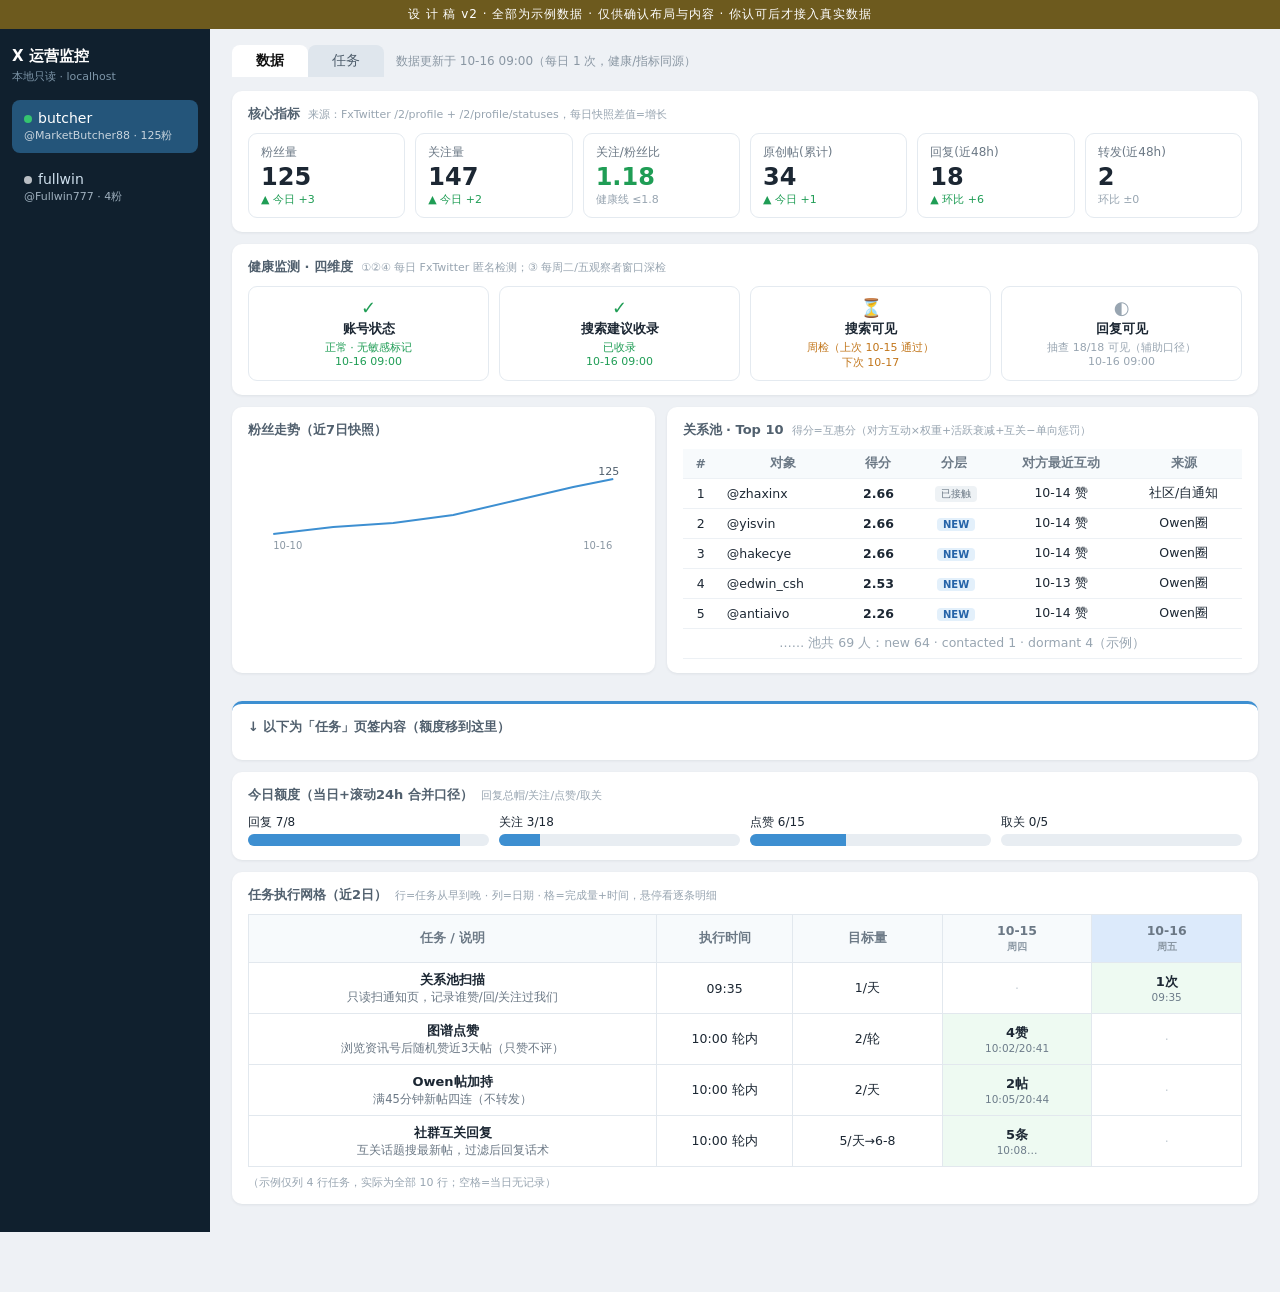
<file: 设计稿-监控页面v2.html>
<!DOCTYPE html>
<html lang="zh">
<head>
<meta charset="utf-8">
<meta name="viewport" content="width=device-width, initial-scale=1">
<title>监控页面 v2 · 设计稿（示例数据，待认可）</title>
<style>
  * { box-sizing: border-box; margin: 0; padding: 0; }
  body { font-family: "Microsoft YaHei", system-ui, sans-serif; background: #eef1f5; color: #1c2733; font-size: 14px; padding-bottom: 60px; }
  .draft-banner { background: #6d5a1e; color: #fff; text-align: center; font-size: 12px; padding: 6px; letter-spacing: 1px; }
  .app { display: flex; max-width: 1280px; margin: 0 auto; min-height: 90vh; }
  .side { width: 210px; background: #10202e; color: #cfe0ee; padding: 18px 12px; flex-shrink: 0; }
  .side h1 { font-size: 15px; color: #fff; margin-bottom: 3px; }
  .side .sub { font-size: 11px; color: #7d95a8; margin-bottom: 16px; }
  .acct { padding: 10px 12px; border-radius: 8px; margin-bottom: 8px; }
  .acct.on { background: #24557a; color: #fff; }
  .acct .h { font-size: 11px; opacity: .75; margin-top: 2px; }
  .dot { display: inline-block; width: 8px; height: 8px; border-radius: 50%; margin-right: 6px; background: #35c46f; }
  .main { flex: 1; padding: 16px 22px; }
  .topbar { display: flex; gap: 12px; align-items: center; margin-bottom: 14px; }
  .tabs button { border: none; background: #dfe6ed; padding: 7px 24px; font-size: 14px; border-radius: 8px 8px 0 0; cursor: pointer; color: #51606e; }
  .tabs button.on { background: #fff; color: #111; font-weight: 700; }
  .card { background: #fff; border-radius: 10px; padding: 14px 16px; margin-bottom: 12px; box-shadow: 0 1px 3px rgba(16,32,46,.07); }
  .card h3 { font-size: 13px; color: #51606e; font-weight: 700; margin-bottom: 10px; }
  .card h3 .src { font-weight: 400; font-size: 11px; color: #98a5b1; margin-left: 8px; }
  .grid6 { display: grid; grid-template-columns: repeat(6, 1fr); gap: 10px; }
  .metric { border: 1px solid #e4eaf0; border-radius: 9px; padding: 10px 12px; }
  .metric .label { font-size: 12px; color: #6b7885; }
  .metric .val { font-size: 24px; font-weight: 800; margin: 2px 0 1px; }
  .metric .delta { font-size: 11px; }
  .up { color: #1f9d55; } .down { color: #d64545; } .flat { color: #98a5b1; }
  .ratio-ok { color: #1f9d55; } .ratio-warn { color: #c2761b; }
  .grid4 { display: grid; grid-template-columns: repeat(4, 1fr); gap: 10px; }
  .dim { border: 1px solid #e4eaf0; border-radius: 9px; padding: 10px 12px; text-align: center; }
  .dim .icon { font-size: 18px; }
  .dim .name { font-size: 13px; font-weight: 700; margin: 2px 0; }
  .dim .st { font-size: 11px; }
  .ok-t { color: #1f9d55; } .unk-t { color: #98a5b1; } .wait-t { color: #c2761b; }
  .flex2 { display: grid; grid-template-columns: 5fr 7fr; gap: 12px; }
  table { border-collapse: collapse; width: 100%; }
  th, td { border-bottom: 1px solid #edf1f5; padding: 6px 8px; font-size: 12.5px; text-align: center; }
  th { color: #6b7885; font-weight: 600; background: #f7fafc; }
  td.l { text-align: left; }
  .badge { display: inline-block; font-size: 10px; border-radius: 4px; padding: 1px 6px; margin-left: 5px; }
  .badge.new { background: #e3f0fb; color: #2563a8; font-weight: 700; }
  .badge.st { background: #eef2f5; color: #6b7885; }
  .bars { display: grid; grid-template-columns: repeat(4, 1fr); gap: 10px; }
  .bar-row { font-size: 12px; }
  .track { background: #e8edf2; border-radius: 6px; height: 12px; margin-top: 3px; overflow: hidden; }
  .fill { height: 100%; background: #3d8fd1; }
  .tasktable th, .tasktable td { border: 1px solid #e2e8ee; padding: 8px 9px; font-size: 12.5px; text-align: center; vertical-align: middle; }
  .tasktable { table-layout: fixed; }
  .t-name { font-weight: 700; font-size: 13px; }
  .t-desc { font-size: 11.5px; color: #6b7885; line-height: 1.4; }
  .cell-n { font-weight: 700; font-size: 13px; }
  .cell-t { color: #6d7c8a; font-size: 10.5px; display: block; }
  td.fillc { background: #eefaf2; }
  td.dimc { color: #c3ccd4; }
  .foot-note { font-size: 11px; color: #98a5b1; margin-top: 8px; }
</style>
</head>
<body>
<div class="draft-banner">设 计 稿 v2 · 全部为示例数据 · 仅供确认布局与内容 · 你认可后才接入真实数据</div>
<div class="app">
  <div class="side">
    <h1>X 运营监控</h1>
    <div class="sub">本地只读 · localhost</div>
    <div class="acct on"><span class="dot"></span>butcher<div class="h">@MarketButcher88 · 125粉</div></div>
    <div class="acct"><span class="dot" style="background:#b9bec4"></span>fullwin<div class="h">@Fullwin777 · 4粉</div></div>
  </div>
  <div class="main">
    <div class="topbar">
      <div class="tabs"><button class="on">数据</button><button>任务</button></div>
      <span style="font-size:12px;color:#8a97a3">数据更新于 10-16 09:00（每日 1 次，健康/指标同源）</span>
    </div>

    <!-- ============ 数据页签 ============ -->
    <div class="card">
      <h3>核心指标<span class="src">来源：FxTwitter /2/profile + /2/profile/statuses，每日快照差值=增长</span></h3>
      <div class="grid6">
        <div class="metric"><div class="label">粉丝量</div><div class="val">125</div><div class="delta up">▲ 今日 +3</div></div>
        <div class="metric"><div class="label">关注量</div><div class="val">147</div><div class="delta up">▲ 今日 +2</div></div>
        <div class="metric"><div class="label">关注/粉丝比</div><div class="val ratio-ok">1.18</div><div class="delta flat">健康线 ≤1.8</div></div>
        <div class="metric"><div class="label">原创帖(累计)</div><div class="val">34</div><div class="delta up">▲ 今日 +1</div></div>
        <div class="metric"><div class="label">回复(近48h)</div><div class="val">18</div><div class="delta up">▲ 环比 +6</div></div>
        <div class="metric"><div class="label">转发(近48h)</div><div class="val">2</div><div class="delta flat">环比 ±0</div></div>
      </div>
    </div>

    <div class="card">
      <h3>健康监测 · 四维度<span class="src">①②④ 每日 FxTwitter 匿名检测；③ 每周二/五观察者窗口深检</span></h3>
      <div class="grid4">
        <div class="dim"><div class="icon ok-t">✓</div><div class="name">账号状态</div><div class="st ok-t">正常 · 无敏感标记<br>10-16 09:00</div></div>
        <div class="dim"><div class="icon ok-t">✓</div><div class="name">搜索建议收录</div><div class="st ok-t">已收录<br>10-16 09:00</div></div>
        <div class="dim"><div class="icon wait-t">⏳</div><div class="name">搜索可见</div><div class="st wait-t">周检（上次 10-15 通过）<br>下次 10-17</div></div>
        <div class="dim"><div class="icon unk-t">◐</div><div class="name">回复可见</div><div class="st unk-t">抽查 18/18 可见（辅助口径）<br>10-16 09:00</div></div>
      </div>
    </div>

    <div class="flex2">
      <div class="card">
        <h3>粉丝走势（近7日快照）</h3>
        <svg width="100%" height="110" viewBox="0 0 380 110">
          <polyline points="20,85 80,78 140,74 200,66 260,52 320,38 360,30" fill="none" stroke="#3d8fd1" stroke-width="2"/>
          <text x="20" y="100" font-size="10" fill="#8a97a3">10-10</text><text x="330" y="100" font-size="10" fill="#8a97a3">10-16</text>
          <text x="345" y="26" font-size="11" fill="#51606e">125</text>
        </svg>
      </div>
      <div class="card">
        <h3>关系池 · Top 10<span class="src">得分=互惠分（对方互动×权重+活跃衰减+互关−单向惩罚）</span></h3>
        <table>
          <tr><th>#</th><th>对象</th><th>得分</th><th>分层</th><th>对方最近互动</th><th>来源</th></tr>
          <tr><td>1</td><td class="l">@zhaxinx</td><td><b>2.66</b></td><td><span class="badge st">已接触</span></td><td>10-14 赞</td><td>社区/自通知</td></tr>
          <tr><td>2</td><td class="l">@yisvin</td><td><b>2.66</b></td><td><span class="badge new">NEW</span></td><td>10-14 赞</td><td>Owen圈</td></tr>
          <tr><td>3</td><td class="l">@hakecye</td><td><b>2.66</b></td><td><span class="badge new">NEW</span></td><td>10-14 赞</td><td>Owen圈</td></tr>
          <tr><td>4</td><td class="l">@edwin_csh</td><td><b>2.53</b></td><td><span class="badge new">NEW</span></td><td>10-13 赞</td><td>Owen圈</td></tr>
          <tr><td>5</td><td class="l">@antiaivo</td><td><b>2.26</b></td><td><span class="badge new">NEW</span></td><td>10-14 赞</td><td>Owen圈</td></tr>
          <tr><td colspan="6" style="color:#98a5b1">…… 池共 69 人：new 64 · contacted 1 · dormant 4（示例）</td></tr>
        </table>
      </div>
    </div>

    <!-- ============ 任务页签（设计稿第二屏，此处同页展示） ============ -->
    <div class="card" style="margin-top:16px; border-top:3px solid #3d8fd1">
      <h3>↓ 以下为「任务」页签内容（额度移到这里）</h3>
    </div>
    <div class="card">
      <h3>今日额度（当日+滚动24h 合并口径）<span class="src">回复总帽/关注/点赞/取关</span></h3>
      <div class="bars">
        <div class="bar-row">回复 7/8<div class="track"><div class="fill" style="width:88%"></div></div></div>
        <div class="bar-row">关注 3/18<div class="track"><div class="fill" style="width:17%"></div></div></div>
        <div class="bar-row">点赞 6/15<div class="track"><div class="fill" style="width:40%"></div></div></div>
        <div class="bar-row">取关 0/5<div class="track"><div class="fill" style="width:0%"></div></div></div>
      </div>
    </div>
    <div class="card">
      <h3>任务执行网格（近2日）<span class="src">行=任务从早到晚 · 列=日期 · 格=完成量+时间，悬停看逐条明细</span></h3>
      <table class="tasktable">
        <colgroup><col style="width:300px"><col style="width:100px"><col style="width:110px"><col style="width:110px"><col style="width:110px"></colgroup>
        <tr><th>任务 / 说明</th><th>执行时间</th><th>目标量</th><th>10-15<br><span style="font-size:10px;color:#8a97a3">周四</span></th><th style="background:#dceafb">10-16<br><span style="font-size:10px;color:#8a97a3">周五</span></th></tr>
        <tr><td class="l"><div class="t-name">关系池扫描</div><div class="t-desc">只读扫通知页，记录谁赞/回/关注过我们</div></td><td>09:35</td><td>1/天</td><td class="dimc">·</td><td class="fillc"><span class="cell-n">1次</span><span class="cell-t">09:35</span></td></tr>
        <tr><td class="l"><div class="t-name">图谱点赞</div><div class="t-desc">浏览资讯号后随机赞近3天帖（只赞不评）</div></td><td>10:00 轮内</td><td>2/轮</td><td class="fillc"><span class="cell-n">4赞</span><span class="cell-t">10:02/20:41</span></td><td class="dimc">·</td></tr>
        <tr><td class="l"><div class="t-name">Owen帖加持</div><div class="t-desc">满45分钟新帖四连（不转发）</div></td><td>10:00 轮内</td><td>2/天</td><td class="fillc"><span class="cell-n">2帖</span><span class="cell-t">10:05/20:44</span></td><td class="dimc">·</td></tr>
        <tr><td class="l"><div class="t-name">社群互关回复</div><div class="t-desc">互关话题搜最新帖，过滤后回复话术</div></td><td>10:00 轮内</td><td>5/天→6-8</td><td class="fillc"><span class="cell-n">5条</span><span class="cell-t">10:08…</span></td><td class="dimc">·</td></tr>
      </table>
      <div class="foot-note">（示例仅列 4 行任务，实际为全部 10 行；空格=当日无记录）</div>
    </div>
  </div>
</div>
</body>
</html>
</file>
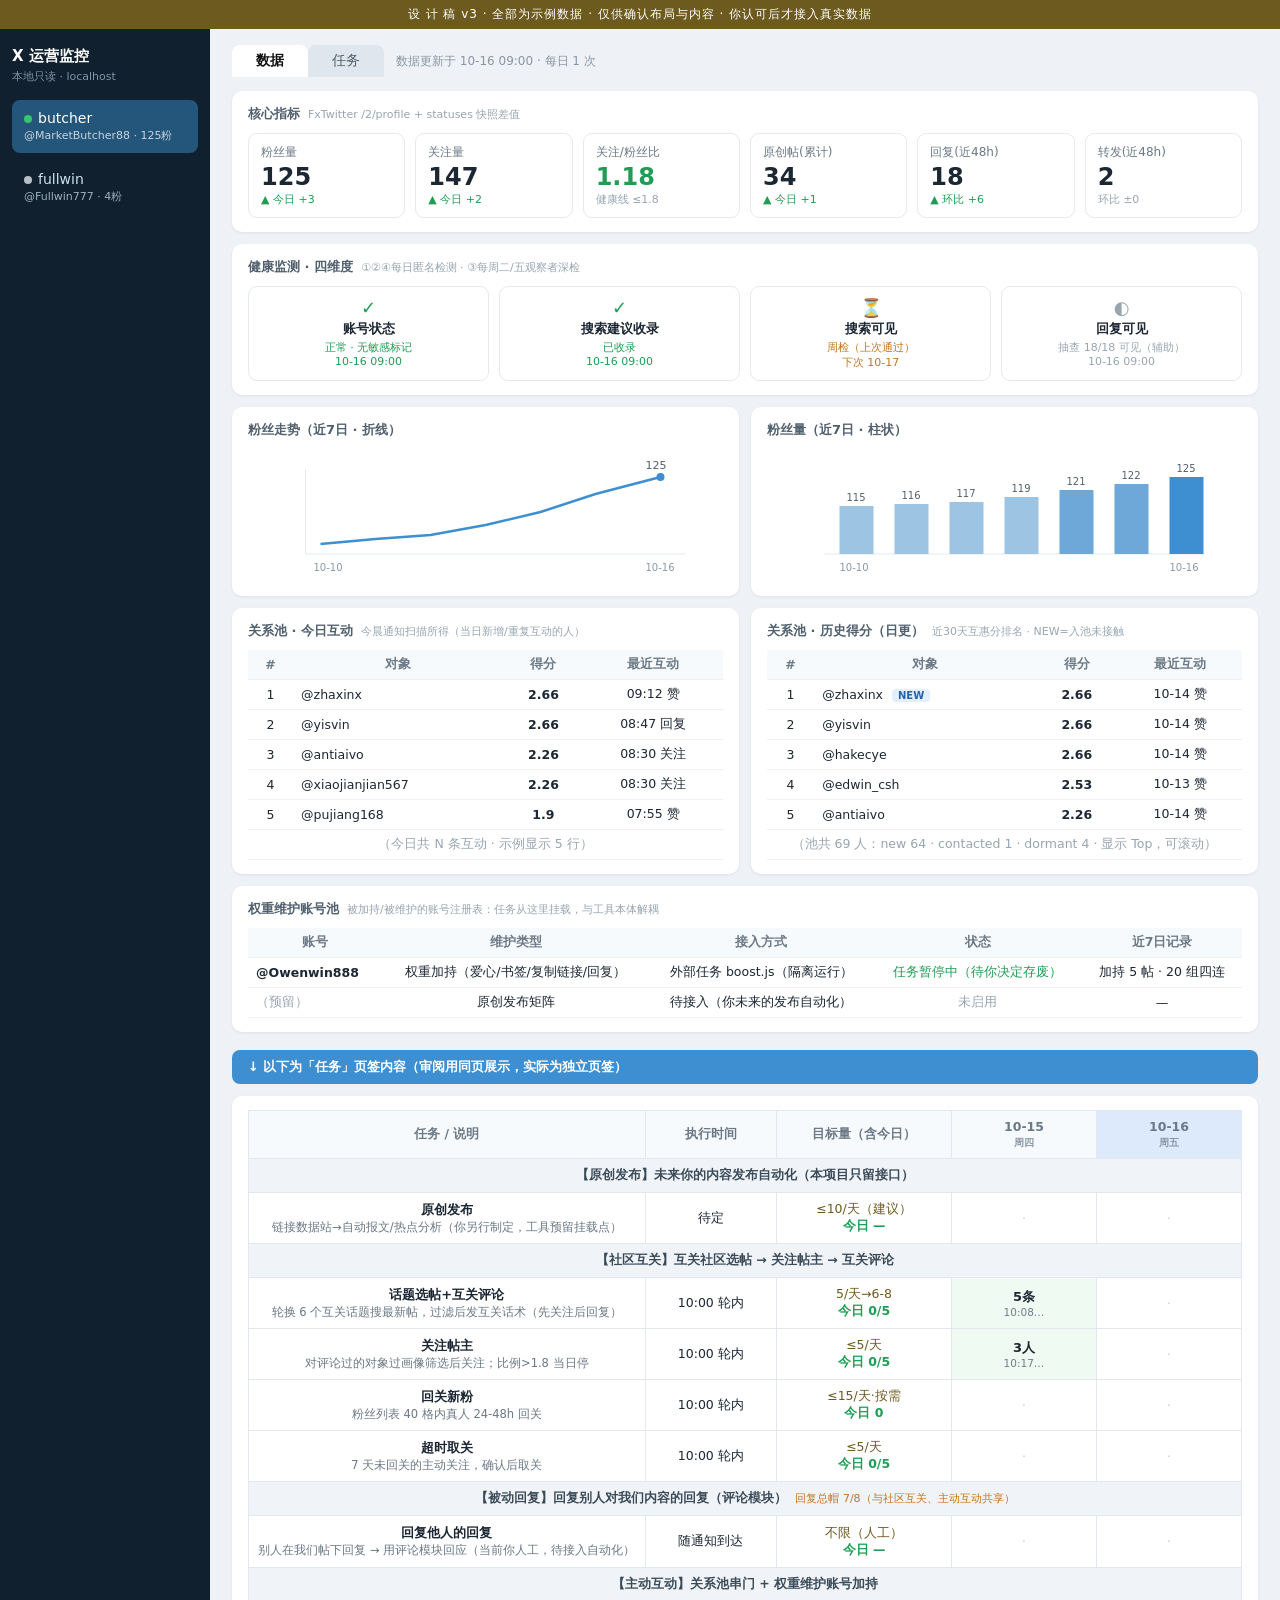
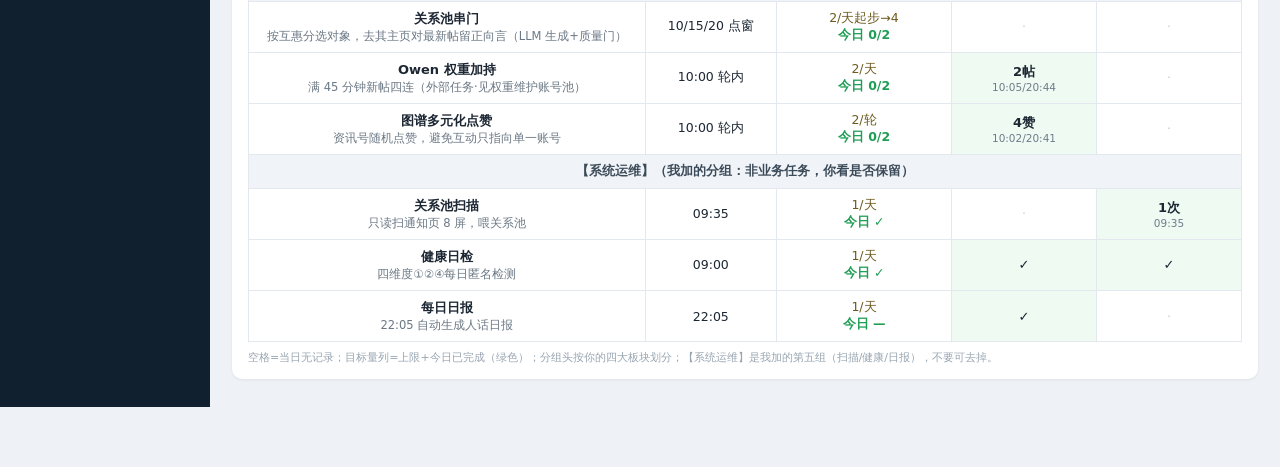
<file: 设计稿-监控页面v3.html>
<!DOCTYPE html>
<html lang="zh">
<head>
<meta charset="utf-8">
<meta name="viewport" content="width=device-width, initial-scale=1">
<title>监控页面 v3 · 设计稿（示例数据，待认可）</title>
<style>
  * { box-sizing: border-box; margin: 0; padding: 0; }
  body { font-family: "Microsoft YaHei", system-ui, sans-serif; background: #eef1f5; color: #1c2733; font-size: 14px; padding-bottom: 60px; }
  .draft-banner { background: #6d5a1e; color: #fff; text-align: center; font-size: 12px; padding: 6px; letter-spacing: 1px; }
  .app { display: flex; max-width: 1280px; margin: 0 auto; }
  .side { width: 210px; background: #10202e; color: #cfe0ee; padding: 18px 12px; flex-shrink: 0; }
  .side h1 { font-size: 15px; color: #fff; margin-bottom: 3px; }
  .side .sub { font-size: 11px; color: #7d95a8; margin-bottom: 16px; }
  .acct { padding: 10px 12px; border-radius: 8px; margin-bottom: 8px; }
  .acct.on { background: #24557a; color: #fff; }
  .acct .h { font-size: 11px; opacity: .75; margin-top: 2px; }
  .dot { display: inline-block; width: 8px; height: 8px; border-radius: 50%; margin-right: 6px; background: #35c46f; }
  .main { flex: 1; padding: 16px 22px; }
  .topbar { display: flex; gap: 12px; align-items: center; margin-bottom: 14px; }
  .tabs button { border: none; background: #dfe6ed; padding: 7px 24px; font-size: 14px; border-radius: 8px 8px 0 0; cursor: pointer; color: #51606e; }
  .tabs button.on { background: #fff; color: #111; font-weight: 700; }
  .card { background: #fff; border-radius: 10px; padding: 14px 16px; margin-bottom: 12px; box-shadow: 0 1px 3px rgba(16,32,46,.07); }
  .card h3 { font-size: 13px; color: #51606e; font-weight: 700; margin-bottom: 10px; }
  .card h3 .src { font-weight: 400; font-size: 11px; color: #98a5b1; margin-left: 8px; }
  .divider { background: #3d8fd1; color: #fff; border-radius: 8px; padding: 8px 16px; font-size: 13px; font-weight: 700; margin: 18px 0 12px; }
  .grid6 { display: grid; grid-template-columns: repeat(6, 1fr); gap: 10px; }
  .metric { border: 1px solid #e4eaf0; border-radius: 9px; padding: 10px 12px; }
  .metric .label { font-size: 12px; color: #6b7885; }
  .metric .val { font-size: 24px; font-weight: 800; margin: 2px 0 1px; }
  .metric .delta { font-size: 11px; }
  .up { color: #1f9d55; } .flat { color: #98a5b1; }
  .ratio-ok { color: #1f9d55; }
  .grid4 { display: grid; grid-template-columns: repeat(4, 1fr); gap: 10px; }
  .dim { border: 1px solid #e4eaf0; border-radius: 9px; padding: 10px 12px; text-align: center; }
  .dim .icon { font-size: 18px; }
  .dim .name { font-size: 13px; font-weight: 700; margin: 2px 0; }
  .dim .st { font-size: 11px; }
  .ok-t { color: #1f9d55; } .unk-t { color: #98a5b1; } .wait-t { color: #c2761b; }
  .charts2 { display: grid; grid-template-columns: 1fr 1fr; gap: 12px; }
  table { border-collapse: collapse; width: 100%; }
  th, td { border-bottom: 1px solid #edf1f5; padding: 6px 8px; font-size: 12.5px; text-align: center; }
  th { color: #6b7885; font-weight: 600; background: #f7fafc; }
  td.l { text-align: left; }
  .badge { display: inline-block; font-size: 10px; border-radius: 4px; padding: 1px 6px; margin-left: 5px; }
  .badge.new { background: #e3f0fb; color: #2563a8; font-weight: 700; }
  .pool2 { display: grid; grid-template-columns: 1fr 1fr; gap: 12px; }
  .grp-head { background: #f0f4f8; font-weight: 700; font-size: 12.5px; text-align: left; padding: 6px 10px; color: #3b4a58; }
  .grp-head .cap { font-weight: 400; font-size: 11px; color: #c2761b; margin-left: 8px; }
  .tasktable th, .tasktable td { border: 1px solid #e2e8ee; padding: 8px 9px; font-size: 12.5px; text-align: center; vertical-align: middle; }
  .tasktable { table-layout: fixed; }
  .t-name { font-weight: 700; font-size: 13px; }
  .t-desc { font-size: 11.5px; color: #6b7885; line-height: 1.4; }
  .cell-n { font-weight: 700; font-size: 13px; }
  .cell-t { color: #6d7c8a; font-size: 10.5px; display: block; }
  td.fillc { background: #eefaf2; }
  td.dimc { color: #c3ccd4; }
  .tgt { font-size: 12px; color: #6d5a1e; }
  .tgt .today { color: #1f9d55; font-weight: 700; }
  .foot-note { font-size: 11px; color: #98a5b1; margin-top: 8px; }
</style>
</head>
<body>
<div class="draft-banner">设 计 稿 v3 · 全部为示例数据 · 仅供确认布局与内容 · 你认可后才接入真实数据</div>
<div class="app">
  <div class="side">
    <h1>X 运营监控</h1>
    <div class="sub">本地只读 · localhost</div>
    <div class="acct on"><span class="dot"></span>butcher<div class="h">@MarketButcher88 · 125粉</div></div>
    <div class="acct"><span class="dot" style="background:#b9bec4"></span>fullwin<div class="h">@Fullwin777 · 4粉</div></div>
  </div>
  <div class="main">
    <div class="topbar">
      <div class="tabs"><button class="on">数据</button><button>任务</button></div>
      <span style="font-size:12px;color:#8a97a3">数据更新于 10-16 09:00 · 每日 1 次</span>
    </div>

    <!-- ================= 数据页 ================= -->
    <div class="card">
      <h3>核心指标<span class="src">FxTwitter /2/profile + statuses 快照差值</span></h3>
      <div class="grid6">
        <div class="metric"><div class="label">粉丝量</div><div class="val">125</div><div class="delta up">▲ 今日 +3</div></div>
        <div class="metric"><div class="label">关注量</div><div class="val">147</div><div class="delta up">▲ 今日 +2</div></div>
        <div class="metric"><div class="label">关注/粉丝比</div><div class="val ratio-ok">1.18</div><div class="flat delta">健康线 ≤1.8</div></div>
        <div class="metric"><div class="label">原创帖(累计)</div><div class="val">34</div><div class="delta up">▲ 今日 +1</div></div>
        <div class="metric"><div class="label">回复(近48h)</div><div class="val">18</div><div class="delta up">▲ 环比 +6</div></div>
        <div class="metric"><div class="label">转发(近48h)</div><div class="val">2</div><div class="flat delta">环比 ±0</div></div>
      </div>
    </div>

    <div class="card">
      <h3>健康监测 · 四维度<span class="src">①②④每日匿名检测 · ③每周二/五观察者深检</span></h3>
      <div class="grid4">
        <div class="dim"><div class="icon ok-t">✓</div><div class="name">账号状态</div><div class="st ok-t">正常 · 无敏感标记<br>10-16 09:00</div></div>
        <div class="dim"><div class="icon ok-t">✓</div><div class="name">搜索建议收录</div><div class="st ok-t">已收录<br>10-16 09:00</div></div>
        <div class="dim"><div class="icon wait-t">⏳</div><div class="name">搜索可见</div><div class="st wait-t">周检（上次通过）<br>下次 10-17</div></div>
        <div class="dim"><div class="icon unk-t">◐</div><div class="name">回复可见</div><div class="st unk-t">抽查 18/18 可见（辅助）<br>10-16 09:00</div></div>
      </div>
    </div>

    <!-- 粉丝两图并排 -->
    <div class="charts2">
      <div class="card">
        <h3>粉丝走势（近7日 · 折线）</h3>
        <svg width="100%" height="130" viewBox="0 0 420 130">
          <line x1="30" y1="20" x2="30" y2="105" stroke="#e4eaf0"/><line x1="30" y1="105" x2="410" y2="105" stroke="#e4eaf0"/>
          <polyline points="45,95 100,90 155,86 210,76 265,63 320,45 385,28" fill="none" stroke="#3d8fd1" stroke-width="2.5"/>
          <circle cx="385" cy="28" r="4" fill="#3d8fd1"/><text x="370" y="20" font-size="11" fill="#51606e">125</text>
          <text x="38" y="122" font-size="10" fill="#8a97a3">10-10</text><text x="370" y="122" font-size="10" fill="#8a97a3">10-16</text>
        </svg>
      </div>
      <div class="card">
        <h3>粉丝量（近7日 · 柱状）</h3>
        <svg width="100%" height="130" viewBox="0 0 420 130">
          <line x1="30" y1="105" x2="410" y2="105" stroke="#e4eaf0"/>
          <rect x="45" y="57" width="34" height="48" fill="#9ec4e3"/><text x="52" y="52" font-size="10" fill="#51606e">115</text>
          <rect x="100" y="55" width="34" height="50" fill="#9ec4e3"/><text x="107" y="50" font-size="10" fill="#51606e">116</text>
          <rect x="155" y="53" width="34" height="52" fill="#9ec4e3"/><text x="162" y="48" font-size="10" fill="#51606e">117</text>
          <rect x="210" y="48" width="34" height="57" fill="#9ec4e3"/><text x="217" y="43" font-size="10" fill="#51606e">119</text>
          <rect x="265" y="41" width="34" height="64" fill="#6da8d8"/><text x="272" y="36" font-size="10" fill="#51606e">121</text>
          <rect x="320" y="35" width="34" height="70" fill="#6da8d8"/><text x="327" y="30" font-size="10" fill="#51606e">122</text>
          <rect x="375" y="28" width="34" height="77" fill="#3d8fd1"/><text x="382" y="23" font-size="10" fill="#51606e">125</text>
          <text x="45" y="122" font-size="10" fill="#8a97a3">10-10</text><text x="375" y="122" font-size="10" fill="#8a97a3">10-16</text>
        </svg>
      </div>
    </div>

    <!-- 关系池：两表 -->
    <div class="pool2">
      <div class="card">
        <h3>关系池 · 今日互动<span class="src">今晨通知扫描所得（当日新增/重复互动的人）</span></h3>
        <table>
          <tr><th>#</th><th>对象</th><th>得分</th><th>最近互动</th></tr>
          <tr><td>1</td><td class="l">@zhaxinx</td><td><b>2.66</b></td><td>09:12 赞</td></tr>
          <tr><td>2</td><td class="l">@yisvin</td><td><b>2.66</b></td><td>08:47 回复</td></tr>
          <tr><td>3</td><td class="l">@antiaivo</td><td><b>2.26</b></td><td>08:30 关注</td></tr>
          <tr><td>4</td><td class="l">@xiaojianjian567</td><td><b>2.26</b></td><td>08:30 关注</td></tr>
          <tr><td>5</td><td class="l">@pujiang168</td><td><b>1.9</b></td><td>07:55 赞</td></tr>
          <tr><td colspan="4" style="color:#98a5b1">（今日共 N 条互动 · 示例显示 5 行）</td></tr>
        </table>
      </div>
      <div class="card">
        <h3>关系池 · 历史得分（日更）<span class="src">近30天互惠分排名 · NEW=入池未接触</span></h3>
        <table>
          <tr><th>#</th><th>对象</th><th>得分</th><th>最近互动</th></tr>
          <tr><td>1</td><td class="l">@zhaxinx <span class="badge new">NEW</span></td><td><b>2.66</b></td><td>10-14 赞</td></tr>
          <tr><td>2</td><td class="l">@yisvin</td><td><b>2.66</b></td><td>10-14 赞</td></tr>
          <tr><td>3</td><td class="l">@hakecye</td><td><b>2.66</b></td><td>10-14 赞</td></tr>
          <tr><td>4</td><td class="l">@edwin_csh</td><td><b>2.53</b></td><td>10-13 赞</td></tr>
          <tr><td>5</td><td class="l">@antiaivo</td><td><b>2.26</b></td><td>10-14 赞</td></tr>
          <tr><td colspan="4" style="color:#98a5b1">（池共 69 人：new 64 · contacted 1 · dormant 4 · 显示 Top，可滚动）</td></tr>
        </table>
      </div>
    </div>

    <!-- 权重维护账号池 -->
    <div class="card">
      <h3>权重维护账号池<span class="src">被加持/被维护的账号注册表：任务从这里挂载，与工具本体解耦</span></h3>
      <table>
        <tr><th>账号</th><th>维护类型</th><th>接入方式</th><th>状态</th><th>近7日记录</th></tr>
        <tr><td class="l"><b>@Owenwin888</b></td><td>权重加持（爱心/书签/复制链接/回复）</td><td>外部任务 boost.js（隔离运行）</td><td class="ok-t">任务暂停中（待你决定存废）</td><td>加持 5 帖 · 20 组四连</td></tr>
        <tr><td class="l" style="color:#98a5b1">（预留）</td><td>原创发布矩阵</td><td>待接入（你未来的发布自动化）</td><td style="color:#98a5b1">未启用</td><td>—</td></tr>
      </table>
    </div>

    <div class="divider">↓ 以下为「任务」页签内容（审阅用同页展示，实际为独立页签）</div>

    <!-- ================= 任务页 ================= -->
    <div class="card">
      <table class="tasktable">
        <colgroup><col style="width:290px"><col style="width:96px"><col style="width:128px"><col style="width:106px"><col style="width:106px"></colgroup>
        <tr><th>任务 / 说明</th><th>执行时间</th><th>目标量（含今日）</th><th>10-15<br><span style="font-size:10px;color:#8a97a3">周四</span></th><th style="background:#dceafb">10-16<br><span style="font-size:10px;color:#8a97a3">周五</span></th></tr>

        <tr class="grp"><td class="grp-head" colspan="5">【原创发布】未来你的内容发布自动化（本项目只留接口）</td></tr>
        <tr><td class="l"><div class="t-name">原创发布</div><div class="t-desc">链接数据站→自动报文/热点分析（你另行制定，工具预留挂载点）</div></td><td>待定</td><td class="tgt">≤10/天（建议）<br><span class="today">今日 —</span></td><td class="dimc">·</td><td class="dimc">·</td></tr>

        <tr class="grp"><td class="grp-head" colspan="5">【社区互关】互关社区选帖 → 关注帖主 → 互关评论</td></tr>
        <tr><td class="l"><div class="t-name">话题选帖+互关评论</div><div class="t-desc">轮换 6 个互关话题搜最新帖，过滤后发互关话术（先关注后回复）</div></td><td>10:00 轮内</td><td class="tgt">5/天→6-8<br><span class="today">今日 0/5</span></td><td class="fillc"><span class="cell-n">5条</span><span class="cell-t">10:08…</span></td><td class="dimc">·</td></tr>
        <tr><td class="l"><div class="t-name">关注帖主</div><div class="t-desc">对评论过的对象过画像筛选后关注；比例>1.8 当日停</div></td><td>10:00 轮内</td><td class="tgt">≤5/天<br><span class="today">今日 0/5</span></td><td class="fillc"><span class="cell-n">3人</span><span class="cell-t">10:17…</span></td><td class="dimc">·</td></tr>
        <tr><td class="l"><div class="t-name">回关新粉</div><div class="t-desc">粉丝列表 40 格内真人 24-48h 回关</div></td><td>10:00 轮内</td><td class="tgt">≤15/天·按需<br><span class="today">今日 0</span></td><td class="dimc">·</td><td class="dimc">·</td></tr>
        <tr><td class="l"><div class="t-name">超时取关</div><div class="t-desc">7 天未回关的主动关注，确认后取关</div></td><td>10:00 轮内</td><td class="tgt">≤5/天<br><span class="today">今日 0/5</span></td><td class="dimc">·</td><td class="dimc">·</td></tr>

        <tr class="grp"><td class="grp-head" colspan="5">【被动回复】回复别人对我们内容的回复（评论模块）<span class="cap">回复总帽 7/8（与社区互关、主动互动共享）</span></td></tr>
        <tr><td class="l"><div class="t-name">回复他人的回复</div><div class="t-desc">别人在我们帖下回复 → 用评论模块回应（当前你人工，待接入自动化）</div></td><td>随通知到达</td><td class="tgt">不限（人工）<br><span class="today">今日 —</span></td><td class="dimc">·</td><td class="dimc">·</td></tr>

        <tr class="grp"><td class="grp-head" colspan="5">【主动互动】关系池串门 + 权重维护账号加持</td></tr>
        <tr><td class="l"><div class="t-name">关系池串门</div><div class="t-desc">按互惠分选对象，去其主页对最新帖留正向言（LLM 生成+质量门）</div></td><td>10/15/20 点窗</td><td class="tgt">2/天起步→4<br><span class="today">今日 0/2</span></td><td class="dimc">·</td><td class="dimc">·</td></tr>
        <tr><td class="l"><div class="t-name">Owen 权重加持</div><div class="t-desc">满 45 分钟新帖四连（外部任务·见权重维护账号池）</div></td><td>10:00 轮内</td><td class="tgt">2/天<br><span class="today">今日 0/2</span></td><td class="fillc"><span class="cell-n">2帖</span><span class="cell-t">10:05/20:44</span></td><td class="dimc">·</td></tr>
        <tr><td class="l"><div class="t-name">图谱多元化点赞</div><div class="t-desc">资讯号随机点赞，避免互动只指向单一账号</div></td><td>10:00 轮内</td><td class="tgt">2/轮<br><span class="today">今日 0/2</span></td><td class="fillc"><span class="cell-n">4赞</span><span class="cell-t">10:02/20:41</span></td><td class="dimc">·</td></tr>

        <tr class="grp"><td class="grp-head" colspan="5">【系统运维】（我加的分组：非业务任务，你看是否保留）</td></tr>
        <tr><td class="l"><div class="t-name">关系池扫描</div><div class="t-desc">只读扫通知页 8 屏，喂关系池</div></td><td>09:35</td><td class="tgt">1/天<br><span class="today">今日 ✓</span></td><td class="dimc">·</td><td class="fillc"><span class="cell-n">1次</span><span class="cell-t">09:35</span></td></tr>
        <tr><td class="l"><div class="t-name">健康日检</div><div class="t-desc">四维度①②④每日匿名检测</div></td><td>09:00</td><td class="tgt">1/天<br><span class="today">今日 ✓</span></td><td class="fillc"><span class="cell-n">✓</span></td><td class="fillc"><span class="cell-n">✓</span></td></tr>
        <tr><td class="l"><div class="t-name">每日日报</div><div class="t-desc">22:05 自动生成人话日报</div></td><td>22:05</td><td class="tgt">1/天<br><span class="today">今日 —</span></td><td class="fillc"><span class="cell-n">✓</span></td><td class="dimc">·</td></tr>
      </table>
      <div class="foot-note">空格=当日无记录；目标量列=上限+今日已完成（绿色）；分组头按你的四大板块划分；【系统运维】是我加的第五组（扫描/健康/日报），不要可去掉。</div>
    </div>
  </div>
</div>
</body>
</html>
</file>
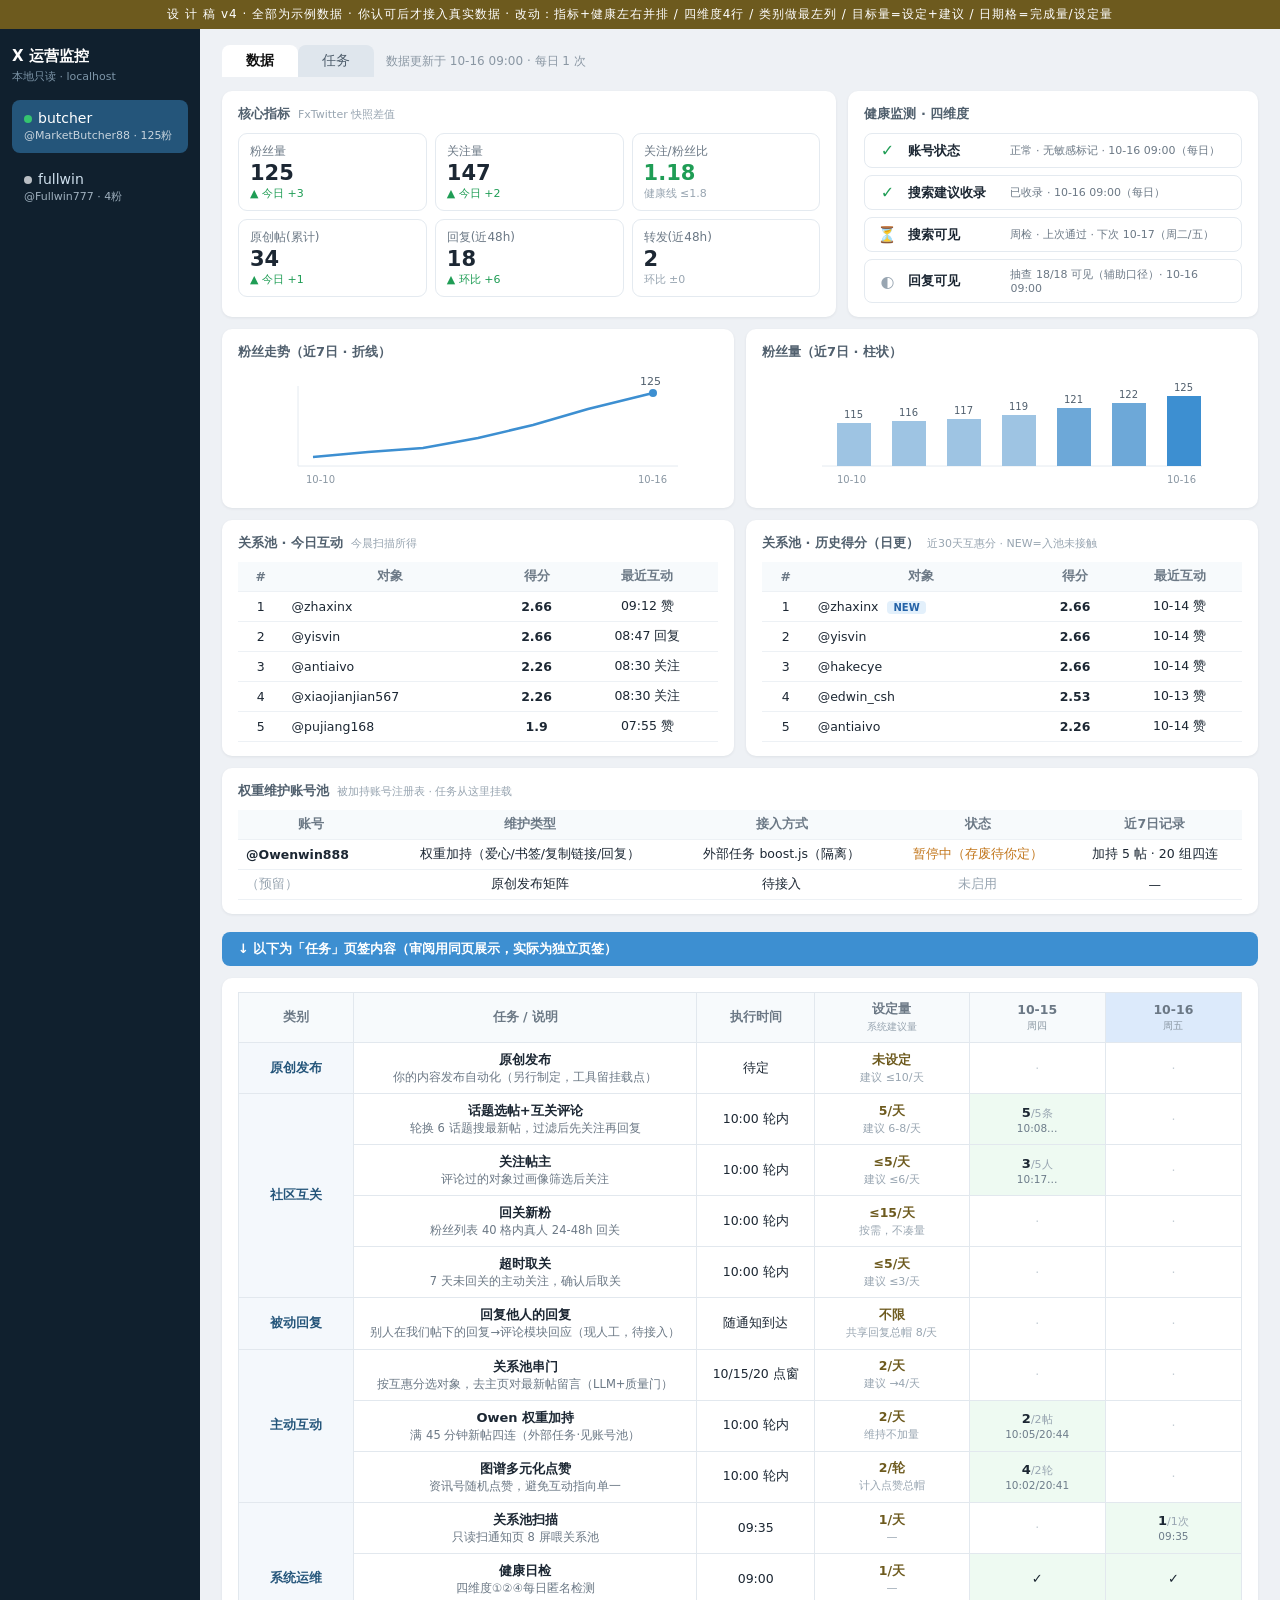
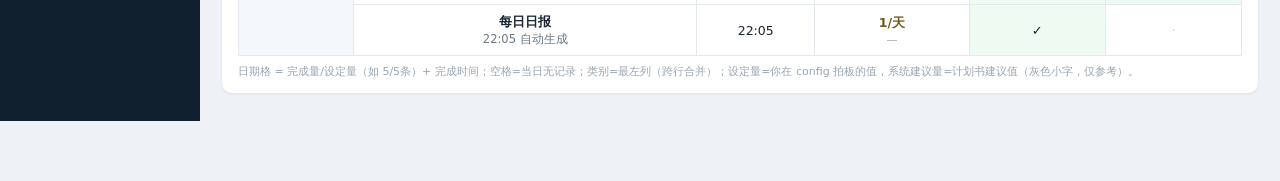
<file: 设计稿-监控页面v4.html>
<!DOCTYPE html>
<html lang="zh">
<head>
<meta charset="utf-8">
<meta name="viewport" content="width=device-width, initial-scale=1">
<title>监控页面 v4 · 设计稿（示例数据，待认可）</title>
<style>
  * { box-sizing: border-box; margin: 0; padding: 0; }
  body { font-family: "Microsoft YaHei", system-ui, sans-serif; background: #eef1f5; color: #1c2733; font-size: 14px; padding-bottom: 60px; }
  .draft-banner { background: #6d5a1e; color: #fff; text-align: center; font-size: 12px; padding: 6px; letter-spacing: 1px; }
  .app { display: flex; max-width: 1280px; margin: 0 auto; }
  .side { width: 200px; background: #10202e; color: #cfe0ee; padding: 18px 12px; flex-shrink: 0; }
  .side h1 { font-size: 15px; color: #fff; margin-bottom: 3px; }
  .side .sub { font-size: 11px; color: #7d95a8; margin-bottom: 16px; }
  .acct { padding: 10px 12px; border-radius: 8px; margin-bottom: 8px; }
  .acct.on { background: #24557a; color: #fff; }
  .acct .h { font-size: 11px; opacity: .75; margin-top: 2px; }
  .dot { display: inline-block; width: 8px; height: 8px; border-radius: 50%; margin-right: 6px; background: #35c46f; }
  .main { flex: 1; padding: 16px 22px; }
  .topbar { display: flex; gap: 12px; align-items: center; margin-bottom: 14px; }
  .tabs button { border: none; background: #dfe6ed; padding: 7px 24px; font-size: 14px; border-radius: 8px 8px 0 0; cursor: pointer; color: #51606e; }
  .tabs button.on { background: #fff; color: #111; font-weight: 700; }
  .card { background: #fff; border-radius: 10px; padding: 14px 16px; margin-bottom: 12px; box-shadow: 0 1px 3px rgba(16,32,46,.07); }
  .card h3 { font-size: 13px; color: #51606e; font-weight: 700; margin-bottom: 10px; }
  .card h3 .src { font-weight: 400; font-size: 11px; color: #98a5b1; margin-left: 8px; }
  .divider { background: #3d8fd1; color: #fff; border-radius: 8px; padding: 8px 16px; font-size: 13px; font-weight: 700; margin: 18px 0 12px; }
  /* 第一行：核心指标 | 健康四维度 左右并排 */
  .row1 { display: grid; grid-template-columns: 3fr 2fr; gap: 12px; }
  .grid6 { display: grid; grid-template-columns: repeat(3, 1fr); gap: 8px; }
  .metric { border: 1px solid #e4eaf0; border-radius: 9px; padding: 9px 11px; }
  .metric .label { font-size: 12px; color: #6b7885; }
  .metric .val { font-size: 21px; font-weight: 800; margin: 1px 0; }
  .metric .delta { font-size: 11px; }
  .up { color: #1f9d55; } .flat { color: #98a5b1; }
  .ratio-ok { color: #1f9d55; }
  /* 四维度：4 行竖排 */
  .dims { display: flex; flex-direction: column; gap: 7px; }
  .dim { border: 1px solid #e4eaf0; border-radius: 8px; padding: 7px 11px; display: flex; align-items: center; gap: 10px; }
  .dim .icon { font-size: 16px; width: 22px; text-align: center; }
  .dim .name { font-size: 13px; font-weight: 700; width: 92px; }
  .dim .st { font-size: 11px; color: #6b7885; flex: 1; }
  .ok-t { color: #1f9d55; } .unk-t { color: #98a5b1; } .wait-t { color: #c2761b; }
  .charts2 { display: grid; grid-template-columns: 1fr 1fr; gap: 12px; }
  table { border-collapse: collapse; width: 100%; }
  th, td { border-bottom: 1px solid #edf1f5; padding: 6px 8px; font-size: 12.5px; text-align: center; }
  th { color: #6b7885; font-weight: 600; background: #f7fafc; }
  td.l { text-align: left; }
  .badge { display: inline-block; font-size: 10px; border-radius: 4px; padding: 1px 6px; margin-left: 5px; }
  .badge.new { background: #e3f0fb; color: #2563a8; font-weight: 700; }
  .pool2 { display: grid; grid-template-columns: 1fr 1fr; gap: 12px; }
  .tasktable th, .tasktable td { border: 1px solid #e2e8ee; padding: 8px 8px; font-size: 12.5px; text-align: center; vertical-align: middle; }
  .tasktable { table-layout: fixed; }
  td.cat { font-weight: 800; font-size: 12.5px; color: #24557a; background: #f4f8fc; writing-mode: horizontal-tb; }
  .t-name { font-weight: 700; font-size: 13px; }
  .t-desc { font-size: 11.5px; color: #6b7885; line-height: 1.4; }
  .tgt .set { font-size: 12.5px; color: #6d5a1e; font-weight: 700; }
  .tgt .sug { font-size: 11px; color: #98a5b1; display: block; margin-top: 1px; }
  .cell-n { font-weight: 700; font-size: 13px; }
  .cell-n .frac { color: #98a5b1; font-weight: 400; font-size: 11px; }
  .cell-t { color: #6d7c8a; font-size: 10.5px; display: block; margin-top: 1px; }
  td.fillc { background: #eefaf2; }
  td.dimc { color: #c3ccd4; }
  .foot-note { font-size: 11px; color: #98a5b1; margin-top: 8px; }
</style>
</head>
<body>
<div class="draft-banner">设 计 稿 v4 · 全部为示例数据 · 你认可后才接入真实数据 · 改动：指标+健康左右并排 / 四维度4行 / 类别做最左列 / 目标量=设定+建议 / 日期格=完成量/设定量</div>
<div class="app">
  <div class="side">
    <h1>X 运营监控</h1>
    <div class="sub">本地只读 · localhost</div>
    <div class="acct on"><span class="dot"></span>butcher<div class="h">@MarketButcher88 · 125粉</div></div>
    <div class="acct"><span class="dot" style="background:#b9bec4"></span>fullwin<div class="h">@Fullwin777 · 4粉</div></div>
  </div>
  <div class="main">
    <div class="topbar">
      <div class="tabs"><button class="on">数据</button><button>任务</button></div>
      <span style="font-size:12px;color:#8a97a3">数据更新于 10-16 09:00 · 每日 1 次</span>
    </div>

    <!-- ================= 数据页 ================= -->
    <!-- 第一行：核心指标(左) + 健康四维度4行(右) -->
    <div class="row1">
      <div class="card">
        <h3>核心指标<span class="src">FxTwitter 快照差值</span></h3>
        <div class="grid6">
          <div class="metric"><div class="label">粉丝量</div><div class="val">125</div><div class="delta up">▲ 今日 +3</div></div>
          <div class="metric"><div class="label">关注量</div><div class="val">147</div><div class="delta up">▲ 今日 +2</div></div>
          <div class="metric"><div class="label">关注/粉丝比</div><div class="val ratio-ok">1.18</div><div class="delta flat">健康线 ≤1.8</div></div>
          <div class="metric"><div class="label">原创帖(累计)</div><div class="val">34</div><div class="delta up">▲ 今日 +1</div></div>
          <div class="metric"><div class="label">回复(近48h)</div><div class="val">18</div><div class="delta up">▲ 环比 +6</div></div>
          <div class="metric"><div class="label">转发(近48h)</div><div class="val">2</div><div class="delta flat">环比 ±0</div></div>
        </div>
      </div>
      <div class="card">
        <h3>健康监测 · 四维度</h3>
        <div class="dims">
          <div class="dim"><div class="icon ok-t">✓</div><div class="name">账号状态</div><div class="st">正常 · 无敏感标记 · 10-16 09:00（每日）</div></div>
          <div class="dim"><div class="icon ok-t">✓</div><div class="name">搜索建议收录</div><div class="st">已收录 · 10-16 09:00（每日）</div></div>
          <div class="dim"><div class="icon wait-t">⏳</div><div class="name">搜索可见</div><div class="st">周检 · 上次通过 · 下次 10-17（周二/五）</div></div>
          <div class="dim"><div class="icon unk-t">◐</div><div class="name">回复可见</div><div class="st">抽查 18/18 可见（辅助口径）· 10-16 09:00</div></div>
        </div>
      </div>
    </div>

    <!-- 粉丝两图并排 -->
    <div class="charts2">
      <div class="card">
        <h3>粉丝走势（近7日 · 折线）</h3>
        <svg width="100%" height="120" viewBox="0 0 420 120">
          <line x1="30" y1="15" x2="30" y2="95" stroke="#e4eaf0"/><line x1="30" y1="95" x2="410" y2="95" stroke="#e4eaf0"/>
          <polyline points="45,86 100,81 155,77 210,67 265,54 320,38 385,22" fill="none" stroke="#3d8fd1" stroke-width="2.5"/>
          <circle cx="385" cy="22" r="4" fill="#3d8fd1"/><text x="372" y="14" font-size="11" fill="#51606e">125</text>
          <text x="38" y="112" font-size="10" fill="#8a97a3">10-10</text><text x="370" y="112" font-size="10" fill="#8a97a3">10-16</text>
        </svg>
      </div>
      <div class="card">
        <h3>粉丝量（近7日 · 柱状）</h3>
        <svg width="100%" height="120" viewBox="0 0 420 120">
          <line x1="30" y1="95" x2="410" y2="95" stroke="#e4eaf0"/>
          <rect x="45" y="52" width="34" height="43" fill="#9ec4e3"/><text x="52" y="47" font-size="10" fill="#51606e">115</text>
          <rect x="100" y="50" width="34" height="45" fill="#9ec4e3"/><text x="107" y="45" font-size="10" fill="#51606e">116</text>
          <rect x="155" y="48" width="34" height="47" fill="#9ec4e3"/><text x="162" y="43" font-size="10" fill="#51606e">117</text>
          <rect x="210" y="44" width="34" height="51" fill="#9ec4e3"/><text x="217" y="39" font-size="10" fill="#51606e">119</text>
          <rect x="265" y="37" width="34" height="58" fill="#6da8d8"/><text x="272" y="32" font-size="10" fill="#51606e">121</text>
          <rect x="320" y="32" width="34" height="63" fill="#6da8d8"/><text x="327" y="27" font-size="10" fill="#51606e">122</text>
          <rect x="375" y="25" width="34" height="70" fill="#3d8fd1"/><text x="382" y="20" font-size="10" fill="#51606e">125</text>
          <text x="45" y="112" font-size="10" fill="#8a97a3">10-10</text><text x="375" y="112" font-size="10" fill="#8a97a3">10-16</text>
        </svg>
      </div>
    </div>

    <!-- 关系池两表并排 -->
    <div class="pool2">
      <div class="card">
        <h3>关系池 · 今日互动<span class="src">今晨扫描所得</span></h3>
        <table>
          <tr><th>#</th><th>对象</th><th>得分</th><th>最近互动</th></tr>
          <tr><td>1</td><td class="l">@zhaxinx</td><td><b>2.66</b></td><td>09:12 赞</td></tr>
          <tr><td>2</td><td class="l">@yisvin</td><td><b>2.66</b></td><td>08:47 回复</td></tr>
          <tr><td>3</td><td class="l">@antiaivo</td><td><b>2.26</b></td><td>08:30 关注</td></tr>
          <tr><td>4</td><td class="l">@xiaojianjian567</td><td><b>2.26</b></td><td>08:30 关注</td></tr>
          <tr><td>5</td><td class="l">@pujiang168</td><td><b>1.9</b></td><td>07:55 赞</td></tr>
        </table>
      </div>
      <div class="card">
        <h3>关系池 · 历史得分（日更）<span class="src">近30天互惠分 · NEW=入池未接触</span></h3>
        <table>
          <tr><th>#</th><th>对象</th><th>得分</th><th>最近互动</th></tr>
          <tr><td>1</td><td class="l">@zhaxinx <span class="badge new">NEW</span></td><td><b>2.66</b></td><td>10-14 赞</td></tr>
          <tr><td>2</td><td class="l">@yisvin</td><td><b>2.66</b></td><td>10-14 赞</td></tr>
          <tr><td>3</td><td class="l">@hakecye</td><td><b>2.66</b></td><td>10-14 赞</td></tr>
          <tr><td>4</td><td class="l">@edwin_csh</td><td><b>2.53</b></td><td>10-13 赞</td></tr>
          <tr><td>5</td><td class="l">@antiaivo</td><td><b>2.26</b></td><td>10-14 赞</td></tr>
        </table>
      </div>
    </div>

    <!-- 权重维护账号池 -->
    <div class="card">
      <h3>权重维护账号池<span class="src">被加持账号注册表 · 任务从这里挂载</span></h3>
      <table>
        <tr><th>账号</th><th>维护类型</th><th>接入方式</th><th>状态</th><th>近7日记录</th></tr>
        <tr><td class="l"><b>@Owenwin888</b></td><td>权重加持（爱心/书签/复制链接/回复）</td><td>外部任务 boost.js（隔离）</td><td class="wait-t">暂停中（存废待你定）</td><td>加持 5 帖 · 20 组四连</td></tr>
        <tr><td class="l" style="color:#98a5b1">（预留）</td><td>原创发布矩阵</td><td>待接入</td><td style="color:#98a5b1">未启用</td><td>—</td></tr>
      </table>
    </div>

    <div class="divider">↓ 以下为「任务」页签内容（审阅用同页展示，实际为独立页签）</div>

    <!-- ================= 任务页：类别最左列 ================= -->
    <div class="card">
      <table class="tasktable">
        <colgroup><col style="width:88px"><col style="width:262px"><col style="width:90px"><col style="width:118px"><col style="width:104px"><col style="width:104px"></colgroup>
        <tr><th>类别</th><th>任务 / 说明</th><th>执行时间</th><th>设定量<br><span style="font-weight:400;font-size:10px;color:#98a5b1">系统建议量</span></th><th>10-15<br><span style="font-size:10px;color:#8a97a3;font-weight:400">周四</span></th><th style="background:#dceafb">10-16<br><span style="font-size:10px;color:#8a97a3;font-weight:400">周五</span></th></tr>

        <tr>
          <td class="cat" rowspan="1">原创发布</td>
          <td class="l"><div class="t-name">原创发布</div><div class="t-desc">你的内容发布自动化（另行制定，工具留挂载点）</div></td>
          <td>待定</td><td class="tgt"><span class="set">未设定</span><span class="sug">建议 ≤10/天</span></td>
          <td class="dimc">·</td><td class="dimc">·</td>
        </tr>

        <tr>
          <td class="cat" rowspan="4">社区互关</td>
          <td class="l"><div class="t-name">话题选帖+互关评论</div><div class="t-desc">轮换 6 话题搜最新帖，过滤后先关注再回复</div></td>
          <td>10:00 轮内</td><td class="tgt"><span class="set">5/天</span><span class="sug">建议 6-8/天</span></td>
          <td class="fillc"><span class="cell-n">5<span class="frac">/5条</span></span><span class="cell-t">10:08…</span></td><td class="dimc">·</td>
        </tr>
        <tr>
          <td class="l"><div class="t-name">关注帖主</div><div class="t-desc">评论过的对象过画像筛选后关注</div></td>
          <td>10:00 轮内</td><td class="tgt"><span class="set">≤5/天</span><span class="sug">建议 ≤6/天</span></td>
          <td class="fillc"><span class="cell-n">3<span class="frac">/5人</span></span><span class="cell-t">10:17…</span></td><td class="dimc">·</td>
        </tr>
        <tr>
          <td class="l"><div class="t-name">回关新粉</div><div class="t-desc">粉丝列表 40 格内真人 24-48h 回关</div></td>
          <td>10:00 轮内</td><td class="tgt"><span class="set">≤15/天</span><span class="sug">按需，不凑量</span></td>
          <td class="dimc">·</td><td class="dimc">·</td>
        </tr>
        <tr>
          <td class="l"><div class="t-name">超时取关</div><div class="t-desc">7 天未回关的主动关注，确认后取关</div></td>
          <td>10:00 轮内</td><td class="tgt"><span class="set">≤5/天</span><span class="sug">建议 ≤3/天</span></td>
          <td class="dimc">·</td><td class="dimc">·</td>
        </tr>

        <tr>
          <td class="cat" rowspan="1">被动回复</td>
          <td class="l"><div class="t-name">回复他人的回复</div><div class="t-desc">别人在我们帖下的回复→评论模块回应（现人工，待接入）</div></td>
          <td>随通知到达</td><td class="tgt"><span class="set">不限</span><span class="sug">共享回复总帽 8/天</span></td>
          <td class="dimc">·</td><td class="dimc">·</td>
        </tr>

        <tr>
          <td class="cat" rowspan="3">主动互动</td>
          <td class="l"><div class="t-name">关系池串门</div><div class="t-desc">按互惠分选对象，去主页对最新帖留言（LLM+质量门）</div></td>
          <td>10/15/20 点窗</td><td class="tgt"><span class="set">2/天</span><span class="sug">建议 →4/天</span></td>
          <td class="dimc">·</td><td class="dimc">·</td>
        </tr>
        <tr>
          <td class="l"><div class="t-name">Owen 权重加持</div><div class="t-desc">满 45 分钟新帖四连（外部任务·见账号池）</div></td>
          <td>10:00 轮内</td><td class="tgt"><span class="set">2/天</span><span class="sug">维持不加量</span></td>
          <td class="fillc"><span class="cell-n">2<span class="frac">/2帖</span></span><span class="cell-t">10:05/20:44</span></td><td class="dimc">·</td>
        </tr>
        <tr>
          <td class="l"><div class="t-name">图谱多元化点赞</div><div class="t-desc">资讯号随机点赞，避免互动指向单一</div></td>
          <td>10:00 轮内</td><td class="tgt"><span class="set">2/轮</span><span class="sug">计入点赞总帽</span></td>
          <td class="fillc"><span class="cell-n">4<span class="frac">/2轮</span></span><span class="cell-t">10:02/20:41</span></td><td class="dimc">·</td>
        </tr>

        <tr>
          <td class="cat" rowspan="3">系统运维</td>
          <td class="l"><div class="t-name">关系池扫描</div><div class="t-desc">只读扫通知页 8 屏喂关系池</div></td>
          <td>09:35</td><td class="tgt"><span class="set">1/天</span><span class="sug">—</span></td>
          <td class="dimc">·</td><td class="fillc"><span class="cell-n">1<span class="frac">/1次</span></span><span class="cell-t">09:35</span></td>
        </tr>
        <tr>
          <td class="l"><div class="t-name">健康日检</div><div class="t-desc">四维度①②④每日匿名检测</div></td>
          <td>09:00</td><td class="tgt"><span class="set">1/天</span><span class="sug">—</span></td>
          <td class="fillc"><span class="cell-n">✓</span></td><td class="fillc"><span class="cell-n">✓</span></td>
        </tr>
        <tr>
          <td class="l"><div class="t-name">每日日报</div><div class="t-desc">22:05 自动生成</div></td>
          <td>22:05</td><td class="tgt"><span class="set">1/天</span><span class="sug">—</span></td>
          <td class="fillc"><span class="cell-n">✓</span></td><td class="dimc">·</td>
        </tr>
      </table>
      <div class="foot-note">日期格 = 完成量/设定量（如 5/5条）+ 完成时间；空格=当日无记录；类别=最左列（跨行合并）；设定量=你在 config 拍板的值，系统建议量=计划书建议值（灰色小字，仅参考）。</div>
    </div>
  </div>
</div>
</body>
</html>
</file>
